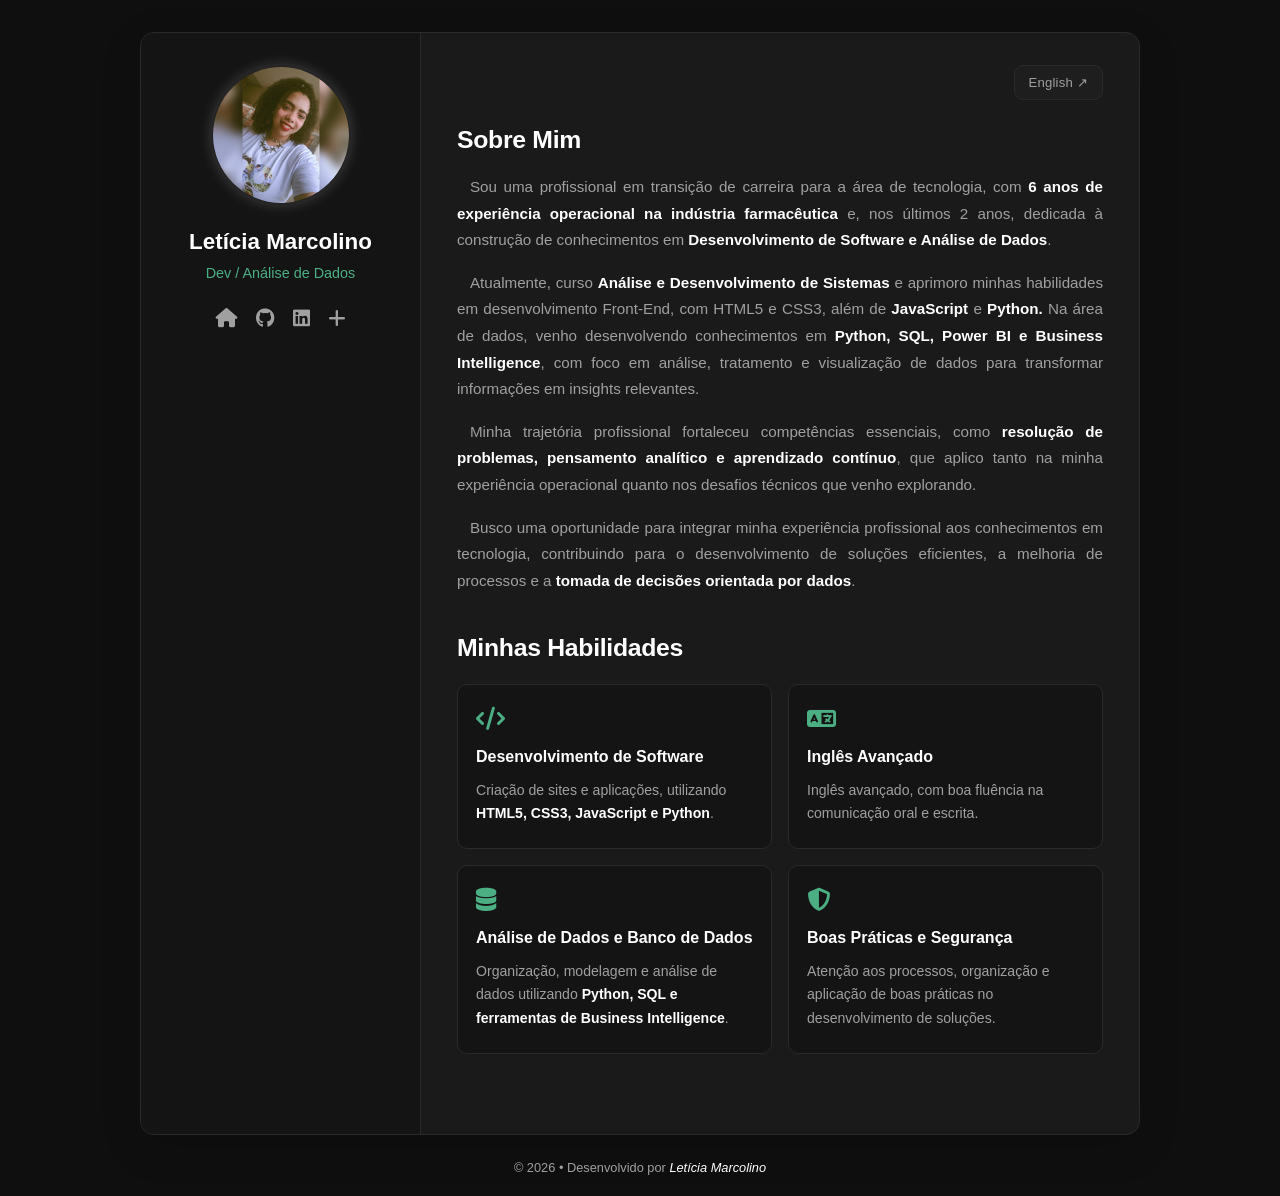
<file: index.html>
<!DOCTYPE html>
<html lang="pt-BR">
<head>
  <meta charset="UTF-8">
  <meta name="viewport" content="width=device-width, initial-scale=1.0">
  <meta name="description" content="Portfólio de Letícia Marcolino, profissional em transição para desenvolvimento de software e análise de dados.">

  <title>Letícia Marcolino</title>

  <link rel="shortcut icon" href="programacao.png" type="image/x-icon">
  <link rel="stylesheet" href="style.css">
  <link rel="stylesheet"
        href="https://cdnjs.cloudflare.com/ajax/libs/font-awesome/6.5.0/css/all.min.css">

  <script src="language.js" defer></script>
</head>

<body>

  <div class="container">

    <!-- SIDEBAR -->
    <aside class="sidebar">

      <img
        src="imagem/foto_perfil.jpeg"
        alt="Foto de perfil de Letícia Marcolino"
        data-i18n-alt="profile-alt"
      >

      <h1>Letícia Marcolino</h1>

      <p class="role" data-i18n="role">
        Dev / Análise de Dados
      </p>

      <div class="social">

        <a href="index.html" title="Início" data-i18n-title="home-title"
           aria-label="Início">
          <i class="fas fa-home" aria-hidden="true"></i>
        </a>

        <a href="https://github.com/Leticia650"
           target="_blank" rel="noopener noreferrer"
           title="GitHub" aria-label="GitHub">
          <i class="fab fa-github" aria-hidden="true"></i>
        </a>

        <a href="https://www.linkedin.com/in/let%C3%ADcia-marcolino-00015a126/"
           target="_blank" rel="noopener noreferrer"
           title="LinkedIn" aria-label="LinkedIn">
          <i class="fab fa-linkedin" aria-hidden="true"></i>
        </a>

        <a href="mais.html" title="Mais" data-i18n-title="more-title"
           aria-label="Mais informações">
          <i class="fas fa-plus" aria-hidden="true"></i>
        </a>

      </div>
    </aside>

    <!-- CONTEÚDO PRINCIPAL -->
    <main class="content">

      <div class="language-bar">
        <a
          href="#"
          id="language-toggle"
          class="language-link"
          lang="en"
          aria-label="Translate the entire page to English"
        >
          English ↗
        </a>
      </div>

      <!-- SOBRE MIM -->
      <section id="sobre">

        <h2 data-i18n="about-title">Sobre Mim</h2>

        <p data-i18n="bio-1">
          Sou uma profissional em transição de carreira para a área de tecnologia,
          com <strong>6 anos de experiência operacional na indústria farmacêutica</strong>
          e, nos últimos 2 anos, dedicada à construção de conhecimentos em
          <strong>Desenvolvimento de Software e Análise de Dados</strong>.
        </p>

        <p data-i18n="bio-2">
          Atualmente, curso <strong>Análise e Desenvolvimento de Sistemas</strong>
          e aprimoro minhas habilidades em desenvolvimento Front-End, com HTML5 e CSS3,
          além de <strong>JavaScript </strong> e <strong>Python.</strong> Na área de dados, venho desenvolvendo
          conhecimentos em <strong>Python, SQL, Power BI e Business Intelligence</strong>,
          com foco em análise, tratamento e visualização de dados para transformar
          informações em insights relevantes.
        </p>

        <p data-i18n="bio-3">
          Minha trajetória profissional fortaleceu competências essenciais, como
          <strong>resolução de problemas, pensamento analítico e aprendizado contínuo</strong>,
          que aplico tanto na minha experiência operacional quanto nos desafios técnicos
          que venho explorando.
        </p>

        <p data-i18n="bio-4">
          Busco uma oportunidade para integrar minha experiência profissional aos
          conhecimentos em tecnologia, contribuindo para o desenvolvimento de
          soluções eficientes, a melhoria de processos e a
          <strong>tomada de decisões orientada por dados</strong>.
        </p>

      </section>

      <!-- HABILIDADES -->
      <section id="habilidades">

        <h2 data-i18n="skills-title">Minhas Habilidades</h2>

        <div class="services">

          <div class="service">
            <i class="fas fa-code" aria-hidden="true"></i>

            <h3 data-i18n="development-title">
              Desenvolvimento de Software
            </h3>

            <p data-i18n="development-description">
              Criação de sites e aplicações, utilizando
              <strong>HTML5, CSS3, JavaScript e Python</strong>.
            </p>
          </div>

          <div class="service">
            <i class="fas fa-language" aria-hidden="true"></i>

            <h3 data-i18n="english-title">
              Inglês Avançado
            </h3>

            <p data-i18n="english-description">
              Inglês avançado, com boa fluência na comunicação oral e escrita.
            </p>
          </div>

          <div class="service">
            <i class="fas fa-database" aria-hidden="true"></i>

            <h3 data-i18n="database-title">
              Análise de Dados e Banco de Dados
            </h3>

            <p data-i18n="database-description">
              Organização, modelagem e análise de dados utilizando
              <strong>Python, SQL e ferramentas de Business Intelligence</strong>.
            </p>
          </div>

          <div class="service">
            <i class="fas fa-shield-alt" aria-hidden="true"></i>

            <h3 data-i18n="security-title">
              Boas Práticas e Segurança
            </h3>

            <p data-i18n="security-description">
              Atenção aos processos, organização e aplicação de boas práticas
              no desenvolvimento de soluções.
            </p>
          </div>

        </div>
      </section>

    </main>

  </div>

  <!-- RODAPÉ -->
  <footer class="footer-global">

    <p>
      <span data-i18n="footer-text">© 2026 • Desenvolvido por</span>

      <a
        href="https://www.linkedin.com/in/let%C3%ADcia-marcolino-00015a126/"
        target="_blank"
        rel="noopener noreferrer"
      >
        <em>Letícia Marcolino</em>
      </a>
    </p>

  </footer>

</body>
</html>
</file>
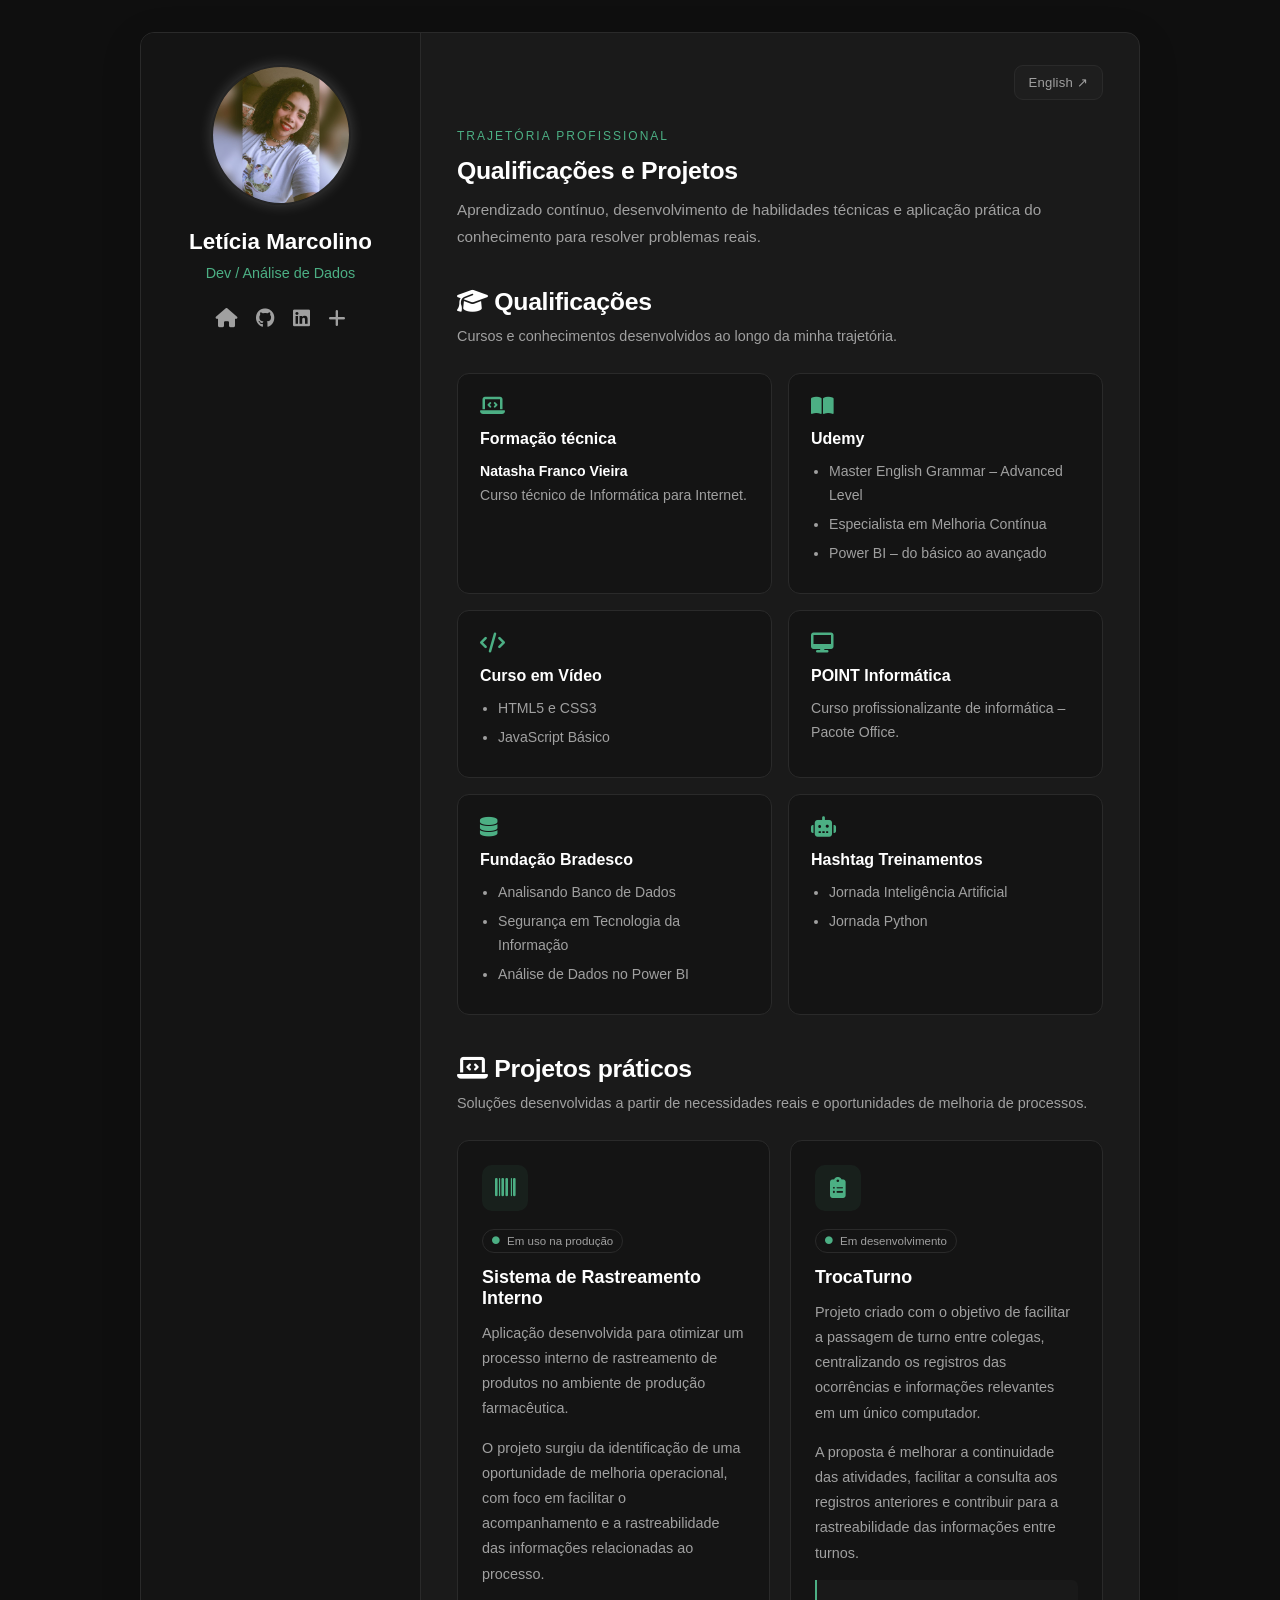
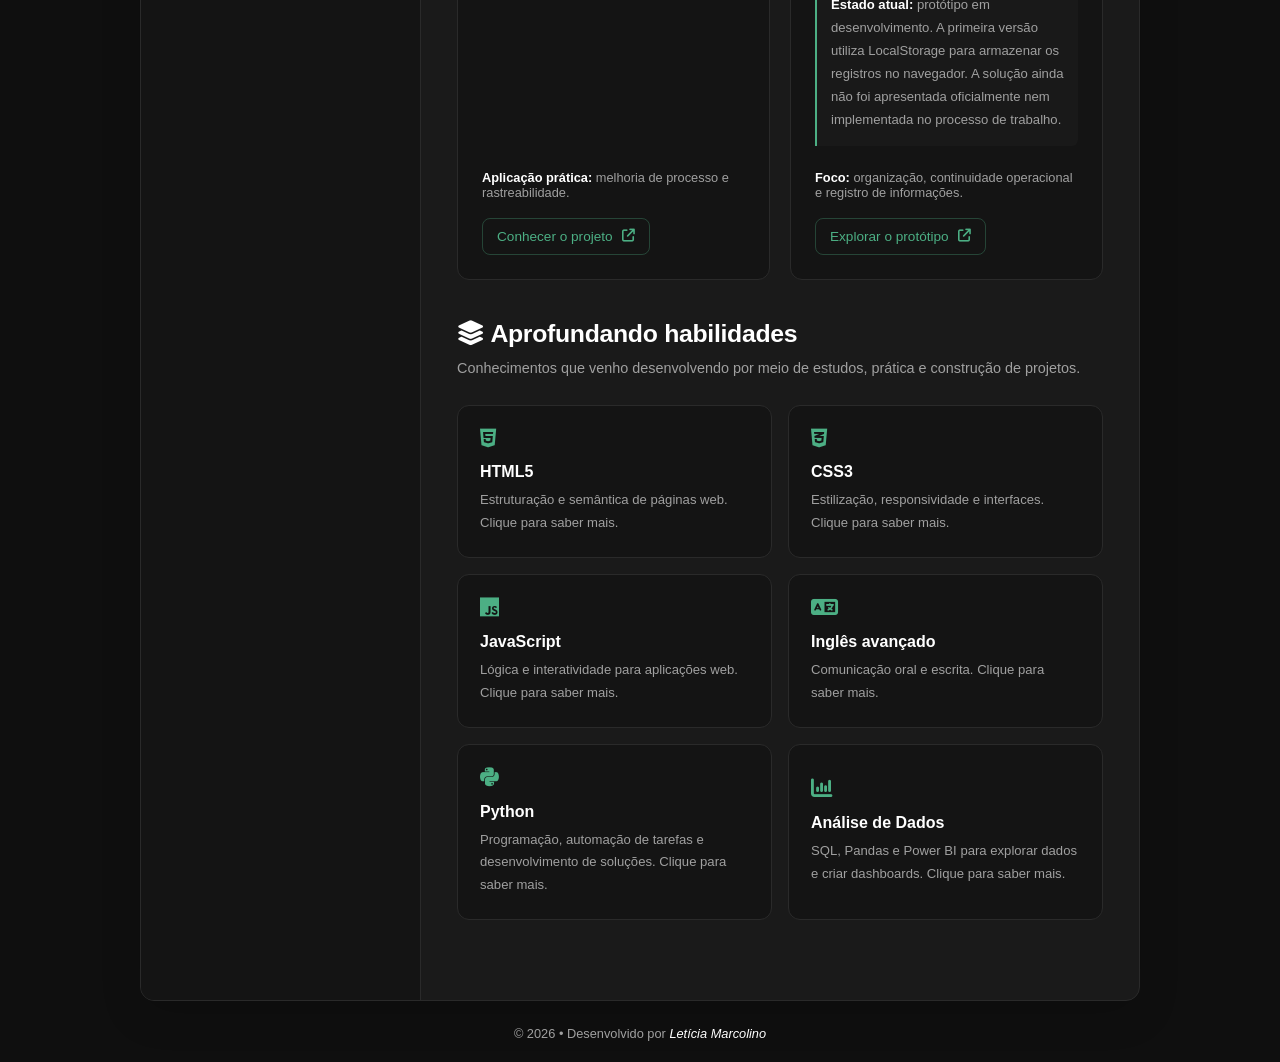
<file: mais.html>
<!DOCTYPE html>
<html lang="pt-BR">
<head>
  <meta charset="UTF-8">
  <meta name="viewport" content="width=device-width, initial-scale=1.0">
  <meta name="description" content="Cursos, qualificações e projetos práticos de Letícia Marcolino.">

  <title>Qualificações e Projetos | Letícia Marcolino</title>

  <link rel="shortcut icon" href="programacao.png" type="image/x-icon">
  <link rel="stylesheet" href="style.css">
  <link rel="stylesheet" href="https://cdnjs.cloudflare.com/ajax/libs/font-awesome/6.5.0/css/all.min.css">
 

  <style>
    .content {
      min-width: 0;
    }

    .page-intro {
      margin-bottom: 38px;
    }

    .eyebrow {
      color: var(--accent);
      text-transform: uppercase;
      font-size: 0.75rem;
      letter-spacing: 2px;
      margin-bottom: 10px;
    }

    .page-intro h2 {
      margin-bottom: 12px;
    }

    .section-description {
      color: var(--text-secondary);
      max-width: 720px;
    }

    .section-heading {
      margin-bottom: 22px;
    }

    .section-heading h2 {
      margin-bottom: 8px;
    }

    .section-heading p {
      font-size: 0.9rem;
    }

    /* QUALIFICAÇÕES */

    .qualifications {
      display: grid;
      grid-template-columns: repeat(2, minmax(0, 1fr));
      gap: 16px;
      margin-top: 24px;
    }

    .qualification-card {
      padding: 22px;
      background: var(--bg-sidebar);
      border: 1px solid var(--border-color);
      border-radius: 12px;
      transition: border-color 0.25s, transform 0.25s;
    }

    .qualification-card:hover {
      border-color: #4caf8455;
      transform: translateY(-3px);
    }

    .qualification-icon {
      color: var(--accent);
      font-size: 1.25rem;
      margin-bottom: 14px;
    }

    .qualification-card h3 {
      font-size: 1rem;
      margin-bottom: 12px;
    }

    .qualification-card p,
    .qualification-card li {
      color: var(--text-secondary);
      font-size: 0.88rem;
      line-height: 1.7;
    }

    .qualification-card ul {
      padding-left: 18px;
    }

    .qualification-card li {
      margin-bottom: 5px;
    }

    .qualification-card strong {
      color: var(--text-primary);
    }

    /* PROJETOS */

    .projects {
      display: grid;
      grid-template-columns: repeat(2, minmax(0, 1fr));
      gap: 20px;
      margin-top: 24px;
    }

    .project-card {
      display: flex;
      flex-direction: column;
      min-width: 0;
      padding: 24px;
      background: var(--bg-sidebar);
      border: 1px solid var(--border-color);
      border-radius: 12px;
      transition: border-color 0.25s, transform 0.25s;
    }

    .project-card:hover {
      border-color: #4caf8455;
      transform: translateY(-3px);
    }

    .project-icon {
      width: 46px;
      height: 46px;
      display: flex;
      align-items: center;
      justify-content: center;
      border-radius: 10px;
      background: #4caf8414;
      color: var(--accent);
      font-size: 1.3rem;
      margin-bottom: 18px;
    }

    .project-status {
      align-self: flex-start;
      display: inline-flex;
      align-items: center;
      gap: 7px;
      font-size: 0.72rem;
      color: var(--text-secondary);
      padding: 5px 9px;
      border: 1px solid var(--border-color);
      border-radius: 20px;
      margin-bottom: 14px;
    }

    .project-status i {
      font-size: 0.48rem;
      color: var(--accent);
    }

    .project-card h3 {
      font-size: 1.12rem;
      margin-bottom: 12px;
    }

    .project-card p {
      font-size: 0.9rem;
      margin-bottom: 14px;
    }

    .project-meta {
      color: var(--text-secondary);
      font-size: 0.8rem;
      margin-top: auto;
      padding-top: 10px;
      margin-bottom: 18px;
    }

    .project-meta strong {
      color: var(--text-primary);
    }

    .project-link {
      display: inline-flex;
      align-items: center;
      gap: 9px;
      align-self: flex-start;
      padding: 10px 14px;
      color: var(--accent);
      text-decoration: none;
      font-size: 0.85rem;
      border: 1px solid #4caf8450;
      border-radius: 8px;
      transition: background 0.25s, border-color 0.25s;
    }

    .project-link:hover {
      background: #4caf8412;
      border-color: var(--accent);
    }

    .project-link i {
      font-size: 0.8rem;
    }

    .project-note {
      padding: 14px;
      background: #ffffff05;
      border-left: 2px solid var(--accent);
      border-radius: 0 6px 6px 0;
      font-size: 0.82rem !important;
    }

    /* HABILIDADES INTERATIVAS */

    .skills-grid {
      display: grid;
      grid-template-columns: repeat(2, minmax(0, 1fr));
      gap: 16px;
      margin-top: 24px;
    }

    .skill-card {
      min-height: 145px;
      padding: 22px;
      display: flex;
      flex-direction: column;
      justify-content: center;
      text-align: left;
      background: var(--bg-sidebar);
      border: 1px solid var(--border-color);
      border-radius: 12px;
      cursor: pointer;
      color: var(--text-primary);
      transition: border-color 0.25s, transform 0.25s;
    }

    .skill-card:hover {
      border-color: var(--accent);
      transform: translateY(-3px);
    }

    .skill-card > i {
      color: var(--accent);
      font-size: 1.35rem;
      margin-bottom: 14px;
    }

    .skill-card h3 {
      font-size: 1rem;
      margin-bottom: 8px;
    }

    .skill-card p {
      font-size: 0.82rem;
    }

    /* MODAL */

    .overlay {
      position: fixed;
      inset: 0;
      z-index: 100;
      display: none;
      align-items: center;
      justify-content: center;
      padding: 20px;
      background: rgba(0, 0, 0, 0.82);
      backdrop-filter: blur(5px);
    }

    .overlay.active {
      display: flex;
    }

    .expanded-card {
      position: relative;
      width: 100%;
      max-width: 560px;
      max-height: 80vh;
      overflow-y: auto;
      padding: 36px;
      background: var(--bg-card);
      border: 1px solid var(--border-color);
      border-radius: 14px;
      animation: scaleIn 0.2s ease;
    }

    .expanded-card h2 {
      color: var(--accent);
      padding-right: 24px;
      margin-bottom: 16px;
    }

    .expanded-card p {
      line-height: 1.8;
      white-space: pre-line;
    }

    .close-btn {
      position: absolute;
      top: 16px;
      right: 18px;
      border: none;
      background: none;
      color: var(--text-secondary);
      font-size: 1.4rem;
      cursor: pointer;
    }

    .close-btn:hover {
      color: var(--accent);
    }

    @keyframes scaleIn {
      from {
        opacity: 0;
        transform: scale(0.96);
      }
      to {
        opacity: 1;
        transform: scale(1);
      }
    }

    @media (max-width: 850px) {
      .qualifications,
      .projects {
        grid-template-columns: 1fr;
      }
    }

    @media (max-width: 600px) {
      .skills-grid {
        grid-template-columns: 1fr;
      }

      .qualification-card,
      .project-card {
        padding: 20px;
      }

      .expanded-card {
        padding: 28px 22px;
      }
    }

    @media (prefers-reduced-motion: reduce) {
      *,
      *::before,
      *::after {
        scroll-behavior: auto !important;
        animation-duration: 0.01ms !important;
        transition-duration: 0.01ms !important;
      }
    }
  </style>
</head>

<body>

  <div class="container">

    <!-- SIDEBAR -->
    <aside class="sidebar">

      <img
        src="imagem/foto_perfil.jpeg"
        alt="Foto de perfil de Letícia Marcolino" data-i18n-alt="profile-alt"
      >

      <h1>Letícia Marcolino</h1>

      <p class="role" data-i18n="role">Dev / Análise de Dados</p>

      <div class="social">
        <a href="index.html" title="Início" aria-label="Início" data-i18n-title="home-title">
          <i class="fas fa-home" aria-hidden="true"></i>
        </a>

        <a href="https://github.com/Leticia650"
           target="_blank" rel="noopener noreferrer"
           title="GitHub" aria-label="GitHub">
          <i class="fab fa-github" aria-hidden="true"></i>
        </a>

        <a href="https://www.linkedin.com/in/let%C3%ADcia-marcolino-00015a126/"
           target="_blank" rel="noopener noreferrer"
           title="LinkedIn" aria-label="LinkedIn">
          <i class="fab fa-linkedin" aria-hidden="true"></i>
        </a>



        <a href="mais.html" title="Mais" aria-label="Mais informações" data-i18n-title="more-title">
          <i class="fas fa-plus" aria-hidden="true"></i>
        </a>
      </div>

    </aside>

    <!-- CONTEÚDO -->
    <main class="content">

      <div class="language-bar">
        <a href="#" id="language-toggle" class="language-link" lang="en"
           aria-label="Translate the entire page to English">English ↗</a>
      </div>

      <div class="page-intro">
        <p class="eyebrow" data-i18n="more-eyebrow">Trajetória profissional</p>
        <h2 data-i18n="more-title-main">Qualificações e Projetos</h2>
        <p class="section-description" data-i18n="more-intro">
          Aprendizado contínuo, desenvolvimento de habilidades técnicas
          e aplicação prática do conhecimento para resolver problemas reais.
        </p>
      </div>

      <!-- QUALIFICAÇÕES -->
      <section id="qualificacoes">

        <div class="section-heading">
          <h2><i class="fas fa-graduation-cap"></i> <span data-i18n="qualifications-title">Qualificações</span></h2>
          <p data-i18n="qualifications-intro">Cursos e conhecimentos desenvolvidos ao longo da minha trajetória.</p>
        </div>

        <div class="qualifications">

          <article class="qualification-card">
            <i class="fas fa-laptop-code qualification-icon"></i>
            <h3>Formação técnica</h3>
            <p><strong>Natasha Franco Vieira</strong></p>
            <p>Curso técnico de Informática para Internet.</p>
          </article>

          <article class="qualification-card">
            <i class="fas fa-book-open qualification-icon"></i>
            <h3>Udemy</h3>
            <ul>
              <li>Master English Grammar – Advanced Level</li>
              <li>Especialista em Melhoria Contínua</li>
              <li>Power BI – do básico ao avançado</li>
            </ul>
          </article>

          <article class="qualification-card">
            <i class="fas fa-code qualification-icon"></i>
            <h3>Curso em Vídeo</h3>
            <ul>
              <li>HTML5 e CSS3</li>
              <li>JavaScript Básico</li>
            </ul>
          </article>

          <article class="qualification-card">
            <i class="fas fa-desktop qualification-icon"></i>
            <h3>POINT Informática</h3>
            <p>Curso profissionalizante de informática – Pacote Office.</p>
          </article>

          <article class="qualification-card">
            <i class="fas fa-database qualification-icon"></i>
            <h3>Fundação Bradesco</h3>
            <ul>
              <li>Analisando Banco de Dados</li>
              <li>Segurança em Tecnologia da Informação</li>
              <li>Análise de Dados no Power BI</li>
            </ul>
          </article>

          <article class="qualification-card">
            <i class="fas fa-robot qualification-icon"></i>
            <h3>Hashtag Treinamentos</h3>
            <ul>
              <li>Jornada Inteligência Artificial</li>
              <li>Jornada Python</li>
            </ul>
          </article>

        </div>
      </section>

      <!-- PROJETOS -->
      <section id="projetos">

        <div class="section-heading">
          <h2><i class="fas fa-laptop-code"></i> <span data-i18n="projects-title">Projetos práticos</span></h2>
          <p data-i18n="projects-intro">
            Soluções desenvolvidas a partir de necessidades reais e oportunidades
            de melhoria de processos.
          </p>
        </div>

        <div class="projects">

          <!-- PROJETO EM USO -->
          <article class="project-card">

            <div class="project-icon">
              <i class="fas fa-barcode" aria-hidden="true"></i>
            </div>

            <span class="project-status">
              <i class="fas fa-circle" aria-hidden="true"></i>
              Em uso na produção
            </span>

            <h3>Sistema de Rastreamento Interno</h3>

            <p>
              Aplicação desenvolvida para otimizar um processo interno
              de rastreamento de produtos no ambiente de produção farmacêutica.
            </p>

            <p>
              O projeto surgiu da identificação de uma oportunidade de melhoria
              operacional, com foco em facilitar o acompanhamento e a rastreabilidade
              das informações relacionadas ao processo.
            </p>

            <div class="project-meta">
              <strong>Aplicação prática:</strong> melhoria de processo e rastreabilidade.
            </div>

            <a
              class="project-link"
              href="https://forminf414.lovable.app/"
              target="_blank"
              rel="noopener noreferrer"
            >
              Conhecer o projeto
              <i class="fas fa-arrow-up-right-from-square" aria-hidden="true"></i>
            </a>

          </article>

          <!-- PROJETO EM DESENVOLVIMENTO -->
          <article class="project-card">

            <div class="project-icon">
              <i class="fas fa-clipboard-list" aria-hidden="true"></i>
            </div>

            <span class="project-status">
              <i class="fas fa-circle" aria-hidden="true"></i>
              Em desenvolvimento
            </span>

            <h3>TrocaTurno</h3>

            <p>
              Projeto criado com o objetivo de facilitar a passagem de turno
              entre colegas, centralizando os registros das ocorrências e
              informações relevantes em um único computador.
            </p>

            <p>
              A proposta é melhorar a continuidade das atividades, facilitar
              a consulta aos registros anteriores e contribuir para a
              rastreabilidade das informações entre turnos.
            </p>

            <p class="project-note">
              <strong>Estado atual:</strong> protótipo em desenvolvimento.
              A primeira versão utiliza LocalStorage para armazenar os registros
              no navegador. A solução ainda não foi apresentada oficialmente
              nem implementada no processo de trabalho.
            </p>

            <div class="project-meta">
              <strong>Foco:</strong> organização, continuidade operacional e registro de informações.
            </div>

            <a
              class="project-link"
              href="https://trocaturno.vercel.app/"
              target="_blank"
              rel="noopener noreferrer"
            >
              Explorar o protótipo
              <i class="fas fa-arrow-up-right-from-square" aria-hidden="true"></i>
            </a>

          </article>

        </div>
      </section>

      <!-- HABILIDADES -->
      <section id="habilidades">

        <div class="section-heading">
          <h2><i class="fas fa-layer-group"></i> <span data-i18n="skills-title">Aprofundando habilidades</span></h2>
          <p data-i18n="skills-intro">
            Conhecimentos que venho desenvolvendo por meio de estudos,
            prática e construção de projetos.
          </p>
        </div>

        <div class="skills-grid">

          <button class="skill-card"
            type="button"
            data-title="HTML"
            data-text="O HTML foi minha porta de entrada para o desenvolvimento web. Por meio de estudos e prática, venho construindo páginas estruturadas, acessíveis e organizadas, aplicando esse conhecimento nos meus projetos.">

            <i class="fab fa-html5" aria-hidden="true"></i>
            <h3>HTML5</h3>
            <p>Estruturação e semântica de páginas web. Clique para saber mais.</p>
          </button>

          <button class="skill-card"
            type="button"
            data-title="CSS"
            data-text="O CSS permite transformar estruturas HTML em interfaces visuais. Tenho praticado a criação de layouts responsivos, organização de componentes, paletas de cores e estilos que valorizam a experiência do usuário.">

            <i class="fab fa-css3-alt" aria-hidden="true"></i>
            <h3>CSS3</h3>
            <p>Estilização, responsividade e interfaces. Clique para saber mais.</p>
          </button>

          <button class="skill-card"
            type="button"
            data-title="JavaScript"
            data-text="JavaScript adiciona lógica e interatividade às páginas web. Tenho desenvolvido meus conhecimentos por meio de exercícios e projetos práticos, explorando eventos, manipulação do DOM e funcionalidades para aplicações.">

            <i class="fab fa-js" aria-hidden="true"></i>
            <h3>JavaScript</h3>
            <p>Lógica e interatividade para aplicações web. Clique para saber mais.</p>
          </button>

          <button class="skill-card"
            type="button"
            data-title="Inglês"
            data-text="Estudo inglês há mais de 13 anos, com formação em escola de idiomas e cursos complementares. Tenho nível avançado e experiência de contato com falantes nativos, além de vivência com traduções orais em contexto aeroportuário.">

            <i class="fas fa-language" aria-hidden="true"></i>
            <h3>Inglês avançado</h3>
            <p>Comunicação oral e escrita. Clique para saber mais.</p>
          </button>

          <button class="skill-card"
            type="button"
            data-title="Python"
            data-modal-key="Python"
            data-text="Tenho desenvolvido meus conhecimentos em Python por meio de estudos e projetos práticos. A linguagem permite automatizar tarefas, organizar informações e criar soluções que tornam processos mais eficientes. Quero continuar aprofundando minha lógica de programação e aplicando Python em projetos de desenvolvimento e análise de dados.">

            <i class="fab fa-python" aria-hidden="true"></i>
            <h3>Python</h3>
            <p>Programação, automação de tarefas e desenvolvimento de soluções. Clique para saber mais.</p>
          </button>

          <button class="skill-card"
            type="button"
            data-title="Análise de Dados"
            data-modal-key="Análise de Dados"
            data-text="Venho desenvolvendo habilidades em análise de dados utilizando SQL para consultar e organizar informações, Pandas para limpar, transformar e explorar conjuntos de dados com Python, e Power BI para criar visualizações e dashboards. Meu objetivo é transformar dados em informações claras que apoiem a identificação de padrões, a melhoria de processos e a tomada de decisões.">

            <i class="fas fa-chart-column" aria-hidden="true"></i>
            <h3>Análise de Dados</h3>
            <p>SQL, Pandas e Power BI para explorar dados e criar dashboards. Clique para saber mais.</p>
          </button>

        </div>
      </section>

    </main>
  </div>

  <!-- RODAPÉ -->
  <footer class="footer-global">
    <p>
      <span data-i18n="footer-text">© 2026 • Desenvolvido por</span>
      <a
        href="https://www.linkedin.com/in/let%C3%ADcia-marcolino-00015a126/"
        target="_blank"
        rel="noopener noreferrer"
      >
        <em>Letícia Marcolino</em>
      </a>
    </p>
  </footer>

  <!-- MODAL DAS HABILIDADES -->
  <div class="overlay" id="overlay" aria-hidden="true">
    <div
      class="expanded-card"
      role="dialog"
      aria-modal="true"
      aria-labelledby="expandedTitle"
      aria-describedby="expandedText"
    >
      <button
        class="close-btn"
        id="closeBtn"
        type="button"
        aria-label="Fechar"
      >
        <i class="fas fa-times" aria-hidden="true"></i>
      </button>

      <h2 id="expandedTitle"></h2>
      <p id="expandedText"></p>
    </div>
  </div>

  <script>
    const skillCards = document.querySelectorAll(".skill-card");
    const overlay = document.getElementById("overlay");
    const expandedTitle = document.getElementById("expandedTitle");
    const expandedText = document.getElementById("expandedText");
    const closeBtn = document.getElementById("closeBtn");

    let lastFocusedElement = null;

    function openModal(card) {
      lastFocusedElement = card;

      expandedTitle.textContent = card.dataset.modalTitle || card.dataset.title;
      expandedText.textContent = card.dataset.text;

      overlay.classList.add("active");
      overlay.setAttribute("aria-hidden", "false");
      document.body.style.overflow = "hidden";

      closeBtn.focus();
    }

    function closeModal() {
      overlay.classList.remove("active");
      overlay.setAttribute("aria-hidden", "true");
      document.body.style.overflow = "";

      if (lastFocusedElement) {
        lastFocusedElement.focus();
      }
    }

    skillCards.forEach((card) => {
      card.addEventListener("click", () => openModal(card));
    });

    closeBtn.addEventListener("click", closeModal);

    overlay.addEventListener("click", (event) => {
      if (event.target === overlay) {
        closeModal();
      }
    });

    document.addEventListener("keydown", (event) => {
      if (event.key === "Escape" && overlay.classList.contains("active")) {
        closeModal();
      }
    });
  </script>


  <script>
    // Tradução desta página, mantendo o mesmo botão e padrão visual da index.
    const pageTranslations = {
      en: {
        "role": "Software Development / Data Analysis",
        "more-eyebrow": "Professional journey",
        "more-title-main": "Qualifications and Projects",
        "more-intro": "Continuous learning, technical skill development, and practical application of knowledge to solve real problems.",
        "qualifications-title": "Qualifications",
        "qualifications-intro": "Courses and knowledge developed throughout my journey.",
        "projects-title": "Practical projects",
        "projects-intro": "Solutions developed from real needs and opportunities to improve processes.",
        "skills-title": "Developing my skills",
        "skills-intro": "Knowledge I continue to develop through study, practice, and project building.",
        "footer-text": "© 2026 • Developed by",
        "home-title": "Home",
        "more-title": "More",
        "profile-alt": "Profile photo of Letícia Marcolino"
      }
    };

    const toggle = document.getElementById("language-toggle");
    let currentLanguage = "pt";

    const textMap = {
      en: [
        ["#projetos .section-heading p", "Solutions developed from real needs and opportunities to improve processes."],
        ["#habilidades .section-heading p", "Knowledge I continue to develop through study, practice, and project building."],
        [".qualification-card:nth-child(1) h3", "Technical training"],
        [".qualification-card:nth-child(1) p:nth-of-type(1)", "Natasha Franco Vieira"],
        [".qualification-card:nth-child(1) p:nth-of-type(2)", "Technical course in Internet Computing."],
        [".qualification-card:nth-child(2) h3", "Udemy"],
        [".qualification-card:nth-child(2) li:nth-child(1)", "Master English Grammar – Advanced Level"],
        [".qualification-card:nth-child(2) li:nth-child(2)", "Continuous Improvement Specialist"],
        [".qualification-card:nth-child(2) li:nth-child(3)", "Power BI – from basic to advanced"],
        [".qualification-card:nth-child(3) h3", "Curso em Vídeo"],
        [".qualification-card:nth-child(3) li:nth-child(1)", "HTML5 and CSS3"],
        [".qualification-card:nth-child(3) li:nth-child(2)", "Basic JavaScript"],
        [".qualification-card:nth-child(4) h3", "POINT Informática"],
        [".qualification-card:nth-child(4) p", "Professional computer course – Office Suite."],
        [".qualification-card:nth-child(5) h3", "Fundação Bradesco"],
        [".qualification-card:nth-child(5) li:nth-child(1)", "Database Analysis"],
        [".qualification-card:nth-child(5) li:nth-child(2)", "Information Technology Security"],
        [".qualification-card:nth-child(5) li:nth-child(3)", "Data Analysis in Power BI"],
        [".qualification-card:nth-child(6) h3", "Hashtag Treinamentos"],
        [".qualification-card:nth-child(6) li:nth-child(1)", "Artificial Intelligence Journey"],
        [".qualification-card:nth-child(6) li:nth-child(2)", "Python Journey"],
        [".project-card:nth-child(1) .project-status", '<i class="fas fa-circle" aria-hidden="true"></i> In use in production'],
        [".project-card:nth-child(1) h3", "Internal Tracking System"],
        [".project-card:nth-child(1) p:nth-of-type(1)", "Application developed to optimize an internal product-tracking process in pharmaceutical manufacturing."],
        [".project-card:nth-child(1) p:nth-of-type(2)", "The project came from identifying an opportunity for operational improvement, focusing on making it easier to monitor and trace process-related information."],
        [".project-card:nth-child(1) .project-meta", "<strong>Practical application:</strong> process improvement and traceability."],
        [".project-card:nth-child(1) .project-link", 'Explore the project <i class="fas fa-arrow-up-right-from-square" aria-hidden="true"></i>'],
        [".project-card:nth-child(2) .project-status", '<i class="fas fa-circle" aria-hidden="true"></i> In development'],
        [".project-card:nth-child(2) p:nth-of-type(1)", "Project created to make shift handovers easier by centralizing incident records and relevant information on a single computer."],
        [".project-card:nth-child(2) p:nth-of-type(2)", "The goal is to improve continuity of activities, make previous records easier to consult, and support information traceability between shifts."],
        [".project-card:nth-child(2) .project-note", "<strong>Current status:</strong> prototype in development. The first version uses LocalStorage to store records in the browser. The solution has not yet been officially presented or implemented in the work process."],
        [".project-card:nth-child(2) .project-meta", "<strong>Focus:</strong> organization, operational continuity, and information logging."],
        [".project-card:nth-child(2) .project-link", 'Explore the prototype <i class="fas fa-arrow-up-right-from-square" aria-hidden="true"></i>'],
        [".skill-card:nth-child(1) h3", "HTML5"],
        [".skill-card:nth-child(1) p", "Web page structure and semantics. Click to learn more."],
        [".skill-card:nth-child(2) h3", "CSS3"],
        [".skill-card:nth-child(2) p", "Styling, responsiveness, and interfaces. Click to learn more."],
        [".skill-card:nth-child(3) h3", "JavaScript"],
        [".skill-card:nth-child(3) p", "Logic and interactivity for web applications. Click to learn more."],
        [".skill-card:nth-child(4) h3", "Advanced English"],
        [".skill-card:nth-child(4) p", "Oral and written communication. Click to learn more."],
        [".skill-card:nth-child(5) h3", "Python"],
        [".skill-card:nth-child(5) p", "Programming, task automation, and solution development. Click to learn more."],
        [".skill-card:nth-child(6) h3", "Data Analysis"],
        [".skill-card:nth-child(6) p", "SQL, Pandas, and Power BI to explore data and build dashboards. Click to learn more."]
      ],
      pt: [
        ["#projetos .section-heading p", "Soluções desenvolvidas a partir de necessidades reais e oportunidades de melhoria de processos."],
        ["#habilidades .section-heading p", "Conhecimentos que venho desenvolvendo por meio de estudos, prática e construção de projetos."],
        [".qualification-card:nth-child(1) h3", "Formação técnica"],
        [".qualification-card:nth-child(1) p:nth-of-type(1)", "Natasha Franco Vieira"],
        [".qualification-card:nth-child(1) p:nth-of-type(2)", "Curso técnico de Informática para Internet."],
        [".qualification-card:nth-child(2) h3", "Udemy"],
        [".qualification-card:nth-child(2) li:nth-child(1)", "Master English Grammar – Advanced Level"],
        [".qualification-card:nth-child(2) li:nth-child(2)", "Especialista em Melhoria Contínua"],
        [".qualification-card:nth-child(2) li:nth-child(3)", "Power BI – do básico ao avançado"],
        [".qualification-card:nth-child(3) h3", "Curso em Vídeo"],
        [".qualification-card:nth-child(3) li:nth-child(1)", "HTML5 e CSS3"],
        [".qualification-card:nth-child(3) li:nth-child(2)", "JavaScript Básico"],
        [".qualification-card:nth-child(4) h3", "POINT Informática"],
        [".qualification-card:nth-child(4) p", "Curso profissionalizante de informática – Pacote Office."],
        [".qualification-card:nth-child(5) h3", "Fundação Bradesco"],
        [".qualification-card:nth-child(5) li:nth-child(1)", "Analisando Banco de Dados"],
        [".qualification-card:nth-child(5) li:nth-child(2)", "Segurança em Tecnologia da Informação"],
        [".qualification-card:nth-child(5) li:nth-child(3)", "Análise de Dados no Power BI"],
        [".qualification-card:nth-child(6) h3", "Hashtag Treinamentos"],
        [".qualification-card:nth-child(6) li:nth-child(1)", "Jornada Inteligência Artificial"],
        [".qualification-card:nth-child(6) li:nth-child(2)", "Jornada Python"],
        [".project-card:nth-child(1) .project-status", '<i class="fas fa-circle" aria-hidden="true"></i> Em uso na produção'],
        [".project-card:nth-child(1) h3", "Sistema de Rastreamento Interno"],
        [".project-card:nth-child(1) p:nth-of-type(1)", "Aplicação desenvolvida para otimizar um processo interno de rastreamento de produtos no ambiente de produção farmacêutica."],
        [".project-card:nth-child(1) p:nth-of-type(2)", "O projeto surgiu da identificação de uma oportunidade de melhoria operacional, com foco em facilitar o acompanhamento e a rastreabilidade das informações relacionadas ao processo."],
        [".project-card:nth-child(1) .project-meta", "<strong>Aplicação prática:</strong> melhoria de processo e rastreabilidade."],
        [".project-card:nth-child(1) .project-link", 'Conhecer o projeto <i class="fas fa-arrow-up-right-from-square" aria-hidden="true"></i>'],
        [".project-card:nth-child(2) .project-status", '<i class="fas fa-circle" aria-hidden="true"></i> Em desenvolvimento'],
        [".project-card:nth-child(2) p:nth-of-type(1)", "Projeto criado com o objetivo de facilitar a passagem de turno entre colegas, centralizando os registros das ocorrências e informações relevantes em um único computador."],
        [".project-card:nth-child(2) p:nth-of-type(2)", "A proposta é melhorar a continuidade das atividades, facilitar a consulta aos registros anteriores e contribuir para a rastreabilidade das informações entre turnos."],
        [".project-card:nth-child(2) .project-note", "<strong>Estado atual:</strong> protótipo em desenvolvimento. A primeira versão utiliza LocalStorage para armazenar os registros no navegador. A solução ainda não foi apresentada oficialmente nem implementada no processo de trabalho."],
        [".project-card:nth-child(2) .project-meta", "<strong>Foco:</strong> organização, continuidade operacional e registro de informações."],
        [".project-card:nth-child(2) .project-link", 'Explorar o protótipo <i class="fas fa-arrow-up-right-from-square" aria-hidden="true"></i>'],
        [".skill-card:nth-child(1) h3", "HTML5"],
        [".skill-card:nth-child(1) p", "Estruturação e semântica de páginas web. Clique para saber mais."],
        [".skill-card:nth-child(2) h3", "CSS3"],
        [".skill-card:nth-child(2) p", "Estilização, responsividade e interfaces. Clique para saber mais."],
        [".skill-card:nth-child(3) h3", "JavaScript"],
        [".skill-card:nth-child(3) p", "Lógica e interatividade para aplicações web. Clique para saber mais."],
        [".skill-card:nth-child(4) h3", "Inglês avançado"],
        [".skill-card:nth-child(4) p", "Comunicação oral e escrita. Clique para saber mais."],
        [".skill-card:nth-child(5) h3", "Python"],
        [".skill-card:nth-child(5) p", "Programação, automação de tarefas e desenvolvimento de soluções. Clique para saber mais."],
        [".skill-card:nth-child(6) h3", "Análise de Dados"],
        [".skill-card:nth-child(6) p", "SQL, Pandas e Power BI para explorar dados e criar dashboards. Clique para saber mais."]
      ]
    };

    const originalModalTexts = {
      "HTML": "O HTML foi minha porta de entrada para o desenvolvimento web. Por meio de estudos e prática, venho construindo páginas estruturadas, acessíveis e organizadas, aplicando esse conhecimento nos meus projetos.",
      "CSS": "O CSS permite transformar estruturas HTML em interfaces visuais. Tenho praticado a criação de layouts responsivos, organização de componentes, paletas de cores e estilos que valorizam a experiência do usuário.",
      "JavaScript": "JavaScript adiciona lógica e interatividade às páginas web. Tenho desenvolvido meus conhecimentos por meio de exercícios e projetos práticos, explorando eventos, manipulação do DOM e funcionalidades para aplicações.",
      "Inglês": "Estudo inglês há mais de 13 anos, com formação em escola de idiomas e cursos complementares. Tenho nível avançado e experiência de contato com falantes nativos, além de vivência com traduções orais em contexto aeroportuário.",
      "Python": "Tenho desenvolvido meus conhecimentos em Python por meio de estudos e projetos práticos. A linguagem permite automatizar tarefas, organizar informações e criar soluções que tornam processos mais eficientes. Quero continuar aprofundando minha lógica de programação e aplicando Python em projetos de desenvolvimento e análise de dados.",
      "Análise de Dados": "Venho desenvolvendo habilidades em análise de dados utilizando SQL para consultar e organizar informações, Pandas para limpar, transformar e explorar conjuntos de dados com Python, e Power BI para criar visualizações e dashboards. Meu objetivo é transformar dados em informações claras que apoiem a identificação de padrões, a melhoria de processos e a tomada de decisões."
    };
    const englishModalTexts = {
      "HTML": "HTML was my entry point into web development. Through study and practice, I have been building structured, accessible, and organized pages and applying this knowledge to my projects.",
      "CSS": "CSS transforms HTML structures into visual interfaces. I have been practicing responsive layouts, component organization, color palettes, and styles that improve the user experience.",
      "JavaScript": "JavaScript adds logic and interactivity to web pages. I have been developing my skills through exercises and practical projects, exploring events, DOM manipulation, and application features.",
      "Inglês": "I have studied English for over 13 years, including language-school training and supplementary courses. I have an advanced level, experience interacting with native speakers, and experience providing oral translations in an airport context.",
      "Python": "I have been developing my Python skills through study and practical projects. The language can be used to automate tasks, organize information, and build solutions that make processes more efficient. I want to keep strengthening my programming logic and applying Python to software development and data analysis projects.",
      "Análise de Dados": "I have been developing data analysis skills using SQL to query and organize information, Pandas to clean, transform, and explore datasets with Python, and Power BI to create visualizations and dashboards. My goal is to turn data into clear information that helps identify patterns, improve processes, and support decision-making."
    };

    function setLanguage(language) {
      currentLanguage = language;
      document.documentElement.lang = language === "en" ? "en" : "pt-BR";
      document.querySelectorAll("[data-i18n]").forEach((element) => {
        const key = element.dataset.i18n;
        if (language === "en" && pageTranslations.en[key]) {
          element.textContent = pageTranslations.en[key];
        } else if (language === "pt") {
          const originals = {
            "role": "Dev / Análise de Dados",
            "more-eyebrow": "Trajetória profissional",
            "more-title-main": "Qualificações e Projetos",
            "more-intro": "Aprendizado contínuo, desenvolvimento de habilidades técnicas e aplicação prática do conhecimento para resolver problemas reais.",
            "qualifications-title": "Qualificações",
            "qualifications-intro": "Cursos e conhecimentos desenvolvidos ao longo da minha trajetória.",
            "projects-title": "Projetos práticos",
            "projects-intro": "Soluções desenvolvidas a partir de necessidades reais e oportunidades de melhoria de processos.",
            "skills-title": "Aprofundando habilidades",
            "skills-intro": "Conhecimentos que venho desenvolvendo por meio de estudos, prática e construção de projetos.",
            "footer-text": "© 2026 • Desenvolvido por"
          };
          if (originals[key]) element.textContent = originals[key];
        }
      });
      (textMap[language] || []).forEach(([selector, html]) => {
        const element = document.querySelector(selector);
        if (element) element.innerHTML = html;
      });
      document.querySelectorAll(".skill-card").forEach((card) => {
        const key = card.dataset.modalKey || card.dataset.title;
        card.dataset.modalKey = key;
        if (originalModalTexts[key]) {
          card.dataset.text = language === "en" ? englishModalTexts[key] : originalModalTexts[key];
          card.dataset.modalTitle = language === "en"
            ? ({ "HTML":"HTML5", "CSS":"CSS3", "JavaScript":"JavaScript", "Inglês":"Advanced English", "Python":"Python", "Análise de Dados":"Data Analysis" }[key] || key)
            : key;
        }
      });
      document.querySelectorAll('[data-i18n-title]').forEach((element) => {
        const key = element.dataset.i18nTitle;
        element.title = language === "en" ? ({ "home-title":"Home", "more-title":"More" }[key] || element.title) : ({ "home-title":"Início", "more-title":"Mais" }[key] || element.title);
      });
      const footerLink = document.querySelector(".footer-global a");
      if (footerLink) footerLink.setAttribute("aria-label", language === "en" ? "Letícia Marcolino on LinkedIn" : "Letícia Marcolino no LinkedIn");
      toggle.textContent = language === "en" ? "Português ↗" : "English ↗";
      toggle.setAttribute("aria-label", language === "en" ? "Translate the entire page to Portuguese" : "Translate the entire page to English");
    }

    toggle.addEventListener("click", (event) => {
      event.preventDefault();
      setLanguage(currentLanguage === "pt" ? "en" : "pt");
    });
  </script>

</body>
</html>
</file>
<file: style.css>
:root {
  --bg-main: #0f0f0f;
  --bg-card: #1a1a1a;
  --bg-sidebar: #141414;

  --text-primary: #ffffff;
  --text-secondary: #a0a0a0;

  --accent: #4caf84;
  --border-color: #2a2a2a;
}

/* RESET */
* {
  margin: 0;
  padding: 0;
  box-sizing: border-box;
  font-family: "Segoe UI", sans-serif;
}

html {
  scroll-behavior: smooth;
}

body {
  min-height: 100vh;
  display: flex;
  flex-direction: column;
  align-items: center;
  padding: 32px 20px 16px;
  background-color: var(--bg-main);
  color: var(--text-primary);
}

/* LINKS */
.home {
  text-decoration: none;
  color: var(--text-primary);
}

/* LAYOUT PRINCIPAL */
.container {
  flex: 1;
  display: flex;
  width: 100%;
  max-width: 1000px;
  height: fit-content;
  align-self: center;
  background: var(--bg-card);
  border: 1px solid var(--border-color);
  border-radius: 14px;
  overflow: hidden;
  box-shadow: 0 12px 40px #00000025;
}

/* SIDEBAR */
.sidebar {
  position: relative;
  flex: 0 0 280px;
  background: var(--bg-sidebar);
  padding: 32px 24px;
  text-align: center;
  border-right: 1px solid var(--border-color);
}

.sidebar img {
  width: 140px;
  height: 140px;
  object-fit: cover;
  border-radius: 50%;
  margin-bottom: 20px;
  border: 2px solid #ffffff12;
  box-shadow: 0 0 16px -3px #ffffff45;
  transition: transform 0.4s ease, box-shadow 0.4s ease;
}

.sidebar img:hover {
  transform: scale(1.04);
  box-shadow: 0 0 20px -2px #4caf8450;
}

.sidebar h1 {
  font-size: 1.4rem;
  margin-bottom: 8px;
}

.role {
  color: var(--accent);
  font-size: 0.9rem;
  line-height: 1.5;
  margin-bottom: 24px;
}

/* REDES SOCIAIS */
.social {
  display: flex;
  justify-content: center;
  align-items: center;
  gap: 18px;
}

.social a {
  display: inline-flex;
  align-items: center;
  justify-content: center;
  color: var(--text-secondary);
  font-size: 1.2rem;
  text-decoration: none;
  transition: color 0.25s ease, transform 0.25s ease;
}

.social a:hover {
  color: var(--accent);
  transform: translateY(-2px);
}

/* CONTEÚDO PRINCIPAL */
.content {
  position: relative;
  flex: 1;
  min-width: 0;
  padding: 32px 36px 40px;
}

/* LINK DE TRADUÇÃO */
.language-bar {
  display: flex;
  justify-content: flex-end;
  margin-bottom: 26px;
}

.language-link {
  display: inline-flex;
  align-items: center;
  justify-content: center;
  gap: 8px;
  padding: 9px 14px;

  color: var(--text-secondary);
  background: #ffffff05;
  border: 1px solid var(--border-color);
  border-radius: 9px;

  font-size: 0.82rem;
  font-weight: 500;
  letter-spacing: 0.2px;
  text-decoration: none;

  transition:
    color 0.25s ease,
    background 0.25s ease,
    border-color 0.25s ease,
    transform 0.25s ease;
}

.language-link:hover {
  color: var(--accent);
  background: #4caf8410;
  border-color: #4caf8460;
  transform: translateY(-1px);
}

.language-link:focus-visible {
  outline: 2px solid var(--accent);
  outline-offset: 4px;
}

/* SEÇÕES */
section {
  margin-bottom: 40px;
}

h2 {
  font-size: 1.55rem;
  font-weight: 600;
  margin-bottom: 20px;
  letter-spacing: -0.3px;
}

section > p {
  margin-bottom: 16px;
  text-indent: 2%;
  text-align: justify;
}

p {
  color: var(--text-secondary);
  line-height: 1.75;
  font-size: 0.95rem;
}

strong {
  color: var(--text-primary);
  font-weight: 600;
}

/* IMAGENS */
img {
  transition: transform 0.4s ease;
}

/* CARDS DE HABILIDADES */
.services {
  display: grid;
  grid-template-columns: repeat(2, minmax(0, 1fr));
  gap: 16px;
  margin-top: 22px;
}

.service {
  min-width: 0;
  background: var(--bg-sidebar);
  padding: 22px 18px;
  border-radius: 10px;
  border: 1px solid var(--border-color);
  transition:
    border-color 0.25s ease,
    transform 0.25s ease,
    background 0.25s ease;
}

.service:hover {
  border-color: #4caf8455;
  transform: translateY(-3px);
  background: #171b19;
}

.service i {
  display: inline-block;
  font-size: 1.45rem;
  color: var(--accent);
  margin-bottom: 14px;
}

.service h3 {
  font-size: 1rem;
  line-height: 1.5;
  margin-bottom: 10px;
  color: var(--text-primary);
}

.service p {
  font-size: 0.88rem;
  line-height: 1.7;
}

/* RODAPÉ */
.footer-global {
  width: 100%;
  padding-top: 22px;
  text-align: center;
}

.footer-global p {
  font-size: 0.8rem;
  color: var(--text-secondary);
}

.footer-global a {
  color: var(--text-primary);
  text-decoration: none;
  transition: color 0.25s ease;
}

.footer-global a:hover {
  color: var(--accent);
}

/* TABLETS */
@media (max-width: 850px) {
  body {
    padding: 24px 16px 12px;
  }

  .container {
    max-width: 700px;
  }

  .sidebar {
    flex-basis: 230px;
    padding: 28px 18px;
  }

  .sidebar img {
    width: 120px;
    height: 120px;
  }

  .content {
    padding: 28px 24px 32px;
  }

  .services {
    grid-template-columns: 1fr;
  }
}

/* CELULARES */
@media (max-width: 600px) {
  body {
    padding: 14px 12px;
  }

  .container {
    flex-direction: column;
    border-radius: 12px;
  }

  .sidebar {
    flex: auto;
    width: 100%;
    padding: 26px 20px;
    border-right: none;
    border-bottom: 1px solid var(--border-color);
  }

  .sidebar img {
    width: 110px;
    height: 110px;
  }

  .content {
    width: 100%;
    padding: 22px 20px 28px;
  }

  .language-bar {
    margin-bottom: 22px;
  }

  h2 {
    font-size: 1.35rem;
  }

  p {
    font-size: 0.92rem;
  }

  section > p {
    text-align: left;
    text-indent: 0;
  }

  .services {
    grid-template-columns: 1fr;
    gap: 14px;
  }

  .service {
    padding: 20px;
  }
}
</file>
